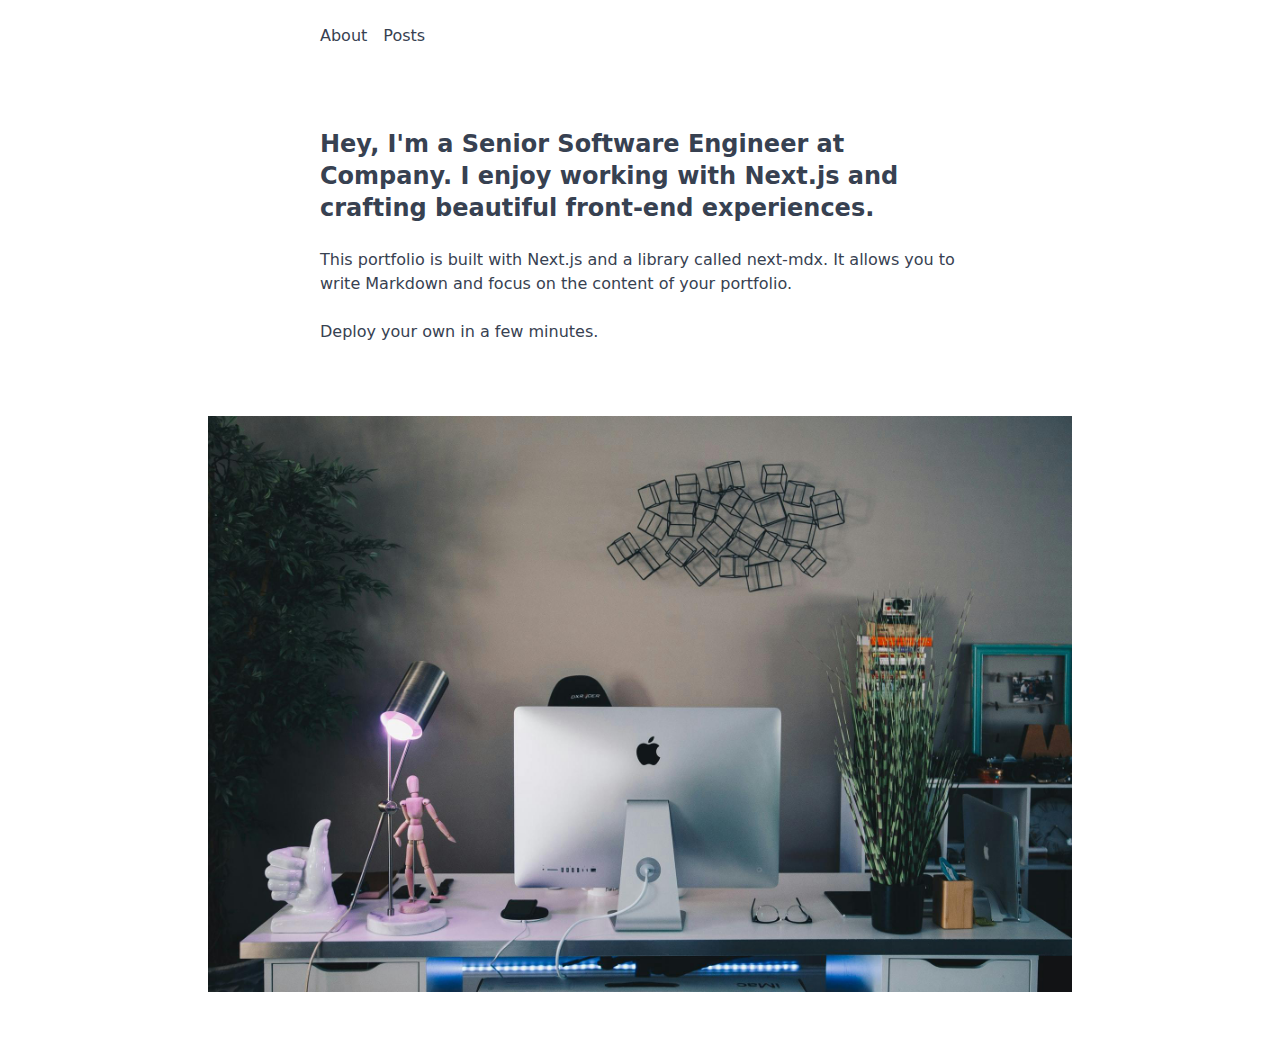
<file: index.html>
<html>

<head>
    <style>
        *{
            font-family: ui-sans-serif, system-ui, -apple-system, BlinkMacSystemFont, Segoe UI, Roboto, Helvetica Neue, Arial, Noto Sans, sans-serif, Apple Color Emoji, Segoe UI Emoji, Segoe UI Symbol, Noto Color Emoji;
        }
        .style-0 {
            cursor: auto;
            -webkit-font-smoothing: antialiased;
            color: rgb(55, 65, 81);
            background-color: rgb(255, 255, 255);
            margin: 0px;
            line-height: 24px;
            box-sizing: border-box;
            border: 0px solid rgb(229, 231, 235);
        }

        .style-1 {
            box-sizing: border-box;
            border: 0px solid rgb(229, 231, 235);
        }

        .style-2 {
            padding-top: 24px;
            padding-bottom: 24px;
            box-sizing: border-box;
            border: 0px solid rgb(229, 231, 235);
        }

        .style-3 {
            max-width: 672px;
            padding-left: 16px;
            padding-right: 16px;
            margin: auto;
            width: 100%;
            box-sizing: border-box;
            border: 0px solid rgb(229, 231, 235);
        }

        .style-4 {
            display: flex;
            box-sizing: border-box;
            border: 0px solid rgb(229, 231, 235);
        }

        .style-5 {
            color: rgb(55, 65, 81);
            text-decoration: none solid rgb(55, 65, 81);
            box-sizing: border-box;
            border: 0px solid rgb(229, 231, 235);
        }

        .style-6 {
            margin-right: 0px;
            margin-left: 16px;
            color: rgb(55, 65, 81);
            text-decoration: none solid rgb(55, 65, 81);
            box-sizing: border-box;
            border: 0px solid rgb(229, 231, 235);
        }

        .style-7 {
            padding-top: 56px;
            padding-bottom: 56px;
            box-sizing: border-box;
            border: 0px solid rgb(229, 231, 235);
        }

        .style-8 {
            max-width: 672px;
            padding-left: 16px;
            padding-right: 16px;
            margin: auto;
            width: 100%;
            box-sizing: border-box;
            border: 0px solid rgb(229, 231, 235);
        }

        .style-9 {
            box-sizing: border-box;
            border: 0px solid rgb(229, 231, 235);
        }

        .style-10 {
            font-weight: 700;
            font-size: 24px;
            line-height: 32px;
            margin: 0px;
            box-sizing: border-box;
            border: 0px solid rgb(229, 231, 235);
        }

        .style-11 {
            margin-top: 24px;
            margin-bottom: 0px;
            box-sizing: border-box;
            border: 0px solid rgb(229, 231, 235);
        }

        .style-12 {
            margin-top: 24px;
            margin-bottom: 0px;
            box-sizing: border-box;
            border: 0px solid rgb(229, 231, 235);
        }

        .style-13 {
            max-width: 896px;
            padding-left: 16px;
            padding-right: 16px;
            margin-top: 80px;
            margin: auto;
            width: 100%;
            box-sizing: border-box;
            border: 0px solid rgb(229, 231, 235);
        }

        .style-14 {
            color: transparent;
            max-width: 100%;
            height: auto;
            display: block;
           
            box-sizing: border-box;
            border: 0px solid rgb(229, 231, 235);
        }

        .style-15 {
            box-sizing: border-box;
            border: 0px solid rgb(229, 231, 235);
        }

        .style-16 {
            border: 0px;
            clip: rect(0px, 0px, 0px, 0px);
            height: 1px;
            margin: -1px;
            overflow: hidden;
            padding: 0px;
            position: absolute;
            width: 1px;
            white-space: nowrap;
            overflow-wrap: normal;
            clip: rect(0px, 0px, 0px, 0px);
            height: 1px;
            margin: -1px;
            overflow: hidden;
            padding: 0px;
            position: absolute;
            width: 1px;
            white-space: nowrap;
            overflow-wrap: normal;
            box-sizing: border-box;
        } 
    </style>
</head>

<body class="style-0" data-new-gr-c-s-check-loaded="14.1190.0" data-gr-ext-installed="">
    <div class="style-1">
        <header class="style-2">
            <div class="style-3">
                <nav class="style-4"><a href="index.html" class="style-5">About</a><a href="index1.html" class="style-6">Posts</a></nav>
            </div>
        </header>
        <main class="style-7">
            <div class="style-8">
                <div class="style-9">
                    <h1 class="style-10">Hey, I'm a Senior Software Engineer at Company. I enjoy working with Next.js and crafting beautiful front-end experiences.</h1>
                    <p class="style-11">This portfolio is built with Next.js and a library called next-mdx. It allows you to write Markdown and focus on the content of your portfolio.</p>
                    <p class="style-12">Deploy your own in a few minutes.</p>
                </div>
                <br>
                <br>
                <br>
            </div>
            <div class="style-13"><img alt="my desk" src="desk.jpg" width="960" height="640" decoding="async" data-nimg="1" loading="lazy" class="style-14" /></div>
        </main>
    </div>
    <next-route-announcer class="style-15">
        <p aria-live="assertive" role="alert" class="style-16">My awesome blog</p>
    </next-route-announcer>
</body>

</html>
</file>
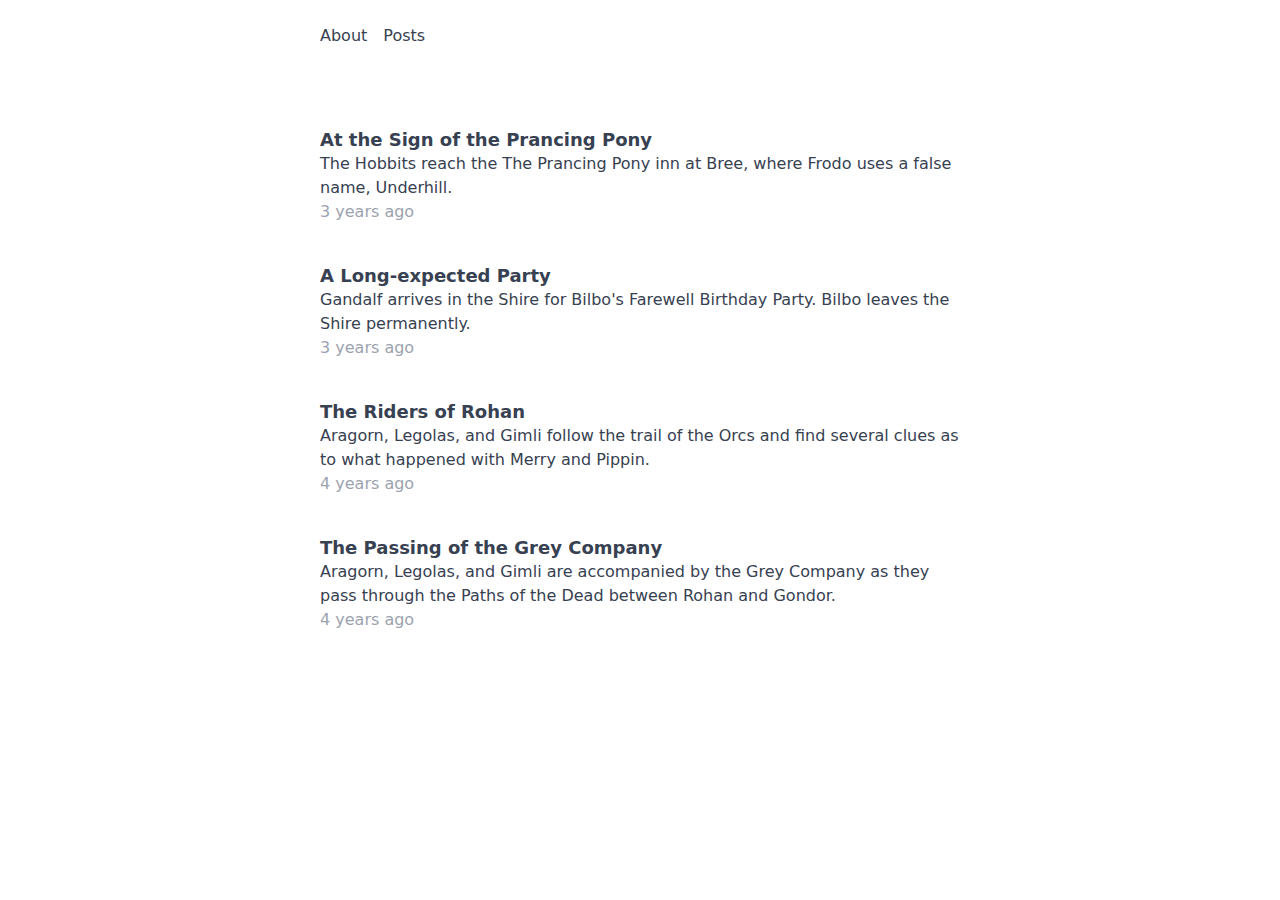
<file: index1.html>
<html>

<head>
    <style>
        *{
            font-family: ui-sans-serif, system-ui, -apple-system, BlinkMacSystemFont, Segoe UI, Roboto, Helvetica Neue, Arial, Noto Sans, sans-serif, Apple Color Emoji, Segoe UI Emoji, Segoe UI Symbol, Noto Color Emoji;
        }
        .style-0 {
            cursor: auto;
            -webkit-font-smoothing: antialiased;
            color: rgb(55, 65, 81);
            background-color: rgb(255, 255, 255);
            margin: 0px;
            line-height: 24px;
            box-sizing: border-box;
            border: 0px solid rgb(229, 231, 235);
        }

        .style-1 {
            box-sizing: border-box;
            border: 0px solid rgb(229, 231, 235);
        }

        .style-2 {
            padding-top: 24px;
            padding-bottom: 24px;
            box-sizing: border-box;
            border: 0px solid rgb(229, 231, 235);
        }

        .style-3 {
            max-width: 672px;
            padding-left: 16px;
            padding-right: 16px;
            margin: auto;
            width: 100%;
            box-sizing: border-box;
            border: 0px solid rgb(229, 231, 235);
        }

        .style-4 {
            display: flex;
            box-sizing: border-box;
            border: 0px solid rgb(229, 231, 235);
        }

        .style-5 {
            color: rgb(55, 65, 81);
            text-decoration: none solid rgb(55, 65, 81);
            box-sizing: border-box;
            border: 0px solid rgb(229, 231, 235);
        }

        .style-6 {
            margin-right: 0px;
            margin-left: 16px;
            color: rgb(55, 65, 81);
            text-decoration: none solid rgb(55, 65, 81);
            box-sizing: border-box;
            border: 0px solid rgb(229, 231, 235);
        }

        .style-7 {
            padding-top: 56px;
            padding-bottom: 56px;
            box-sizing: border-box;
            border: 0px solid rgb(229, 231, 235);
        }

        .style-8 {
            max-width: 672px;
            padding-left: 16px;
            padding-right: 16px;
            margin: auto;
            width: 100%;
            box-sizing: border-box;
            border: 0px solid rgb(229, 231, 235);
        }

        .style-9 {
            margin-bottom: 40px;
            box-sizing: border-box;
            border: 0px solid rgb(229, 231, 235);
        }

        .style-10 {
            line-height: 24px;
            font-weight: 700;
            font-size: 18px;
            color: rgb(55, 65, 81);
            text-decoration: none solid rgb(55, 65, 81);
            box-sizing: border-box;
            border: 0px solid rgb(229, 231, 235);
        }

        .style-11 {
            margin: 0px;
            box-sizing: border-box;
            border: 0px solid rgb(229, 231, 235);
        }

        .style-12 {
            color: rgb(156, 163, 175);
            box-sizing: border-box;
            border: 0px solid rgb(229, 231, 235);
        }

        .style-13 {
            box-sizing: border-box;
            border: 0px solid rgb(229, 231, 235);
        }

        .style-14 {
            margin-bottom: 40px;
            box-sizing: border-box;
            border: 0px solid rgb(229, 231, 235);
        }

        .style-15 {
            line-height: 24px;
            font-weight: 700;
            font-size: 18px;
            color: rgb(55, 65, 81);
            text-decoration: none solid rgb(55, 65, 81);
            box-sizing: border-box;
            border: 0px solid rgb(229, 231, 235);
        }

        .style-16 {
            margin: 0px;
            box-sizing: border-box;
            border: 0px solid rgb(229, 231, 235);
        }

        .style-17 {
            color: rgb(156, 163, 175);
            box-sizing: border-box;
            border: 0px solid rgb(229, 231, 235);
        }

        .style-18 {
            box-sizing: border-box;
            border: 0px solid rgb(229, 231, 235);
        }

        .style-19 {
            margin-bottom: 40px;
            box-sizing: border-box;
            border: 0px solid rgb(229, 231, 235);
        }

        .style-20 {
            line-height: 24px;
            font-weight: 700;
            font-size: 18px;
            color: rgb(55, 65, 81);
            text-decoration: none solid rgb(55, 65, 81);
            box-sizing: border-box;
            border: 0px solid rgb(229, 231, 235);
        }

        .style-21 {
            margin: 0px;
            box-sizing: border-box;
            border: 0px solid rgb(229, 231, 235);
        }

        .style-22 {
            color: rgb(156, 163, 175);
            box-sizing: border-box;
            border: 0px solid rgb(229, 231, 235);
        }

        .style-23 {
            box-sizing: border-box;
            border: 0px solid rgb(229, 231, 235);
        }

        .style-24 {
            margin-bottom: 40px;
            box-sizing: border-box;
            border: 0px solid rgb(229, 231, 235);
        }

        .style-25 {
            line-height: 24px;
            font-weight: 700;
            font-size: 18px;
            color: rgb(55, 65, 81);
            text-decoration: none solid rgb(55, 65, 81);
            box-sizing: border-box;
            border: 0px solid rgb(229, 231, 235);
        }

        .style-26 {
            margin: 0px;
            box-sizing: border-box;
            border: 0px solid rgb(229, 231, 235);
        }

        .style-27 {
            color: rgb(156, 163, 175);
            box-sizing: border-box;
            border: 0px solid rgb(229, 231, 235);
        }

        .style-28 {
            box-sizing: border-box;
            border: 0px solid rgb(229, 231, 235);
        }

        .style-29 {
            box-sizing: border-box;
            border: 0px solid rgb(229, 231, 235);
        }

        .style-30 {
            border: 0px;
            clip: rect(0px, 0px, 0px, 0px);
            height: 1px;
            margin: -1px;
            overflow: hidden;
            padding: 0px;
            position: absolute;
            width: 1px;
            white-space: nowrap;
            overflow-wrap: normal;
            clip: rect(0px, 0px, 0px, 0px);
            height: 1px;
            margin: -1px;
            overflow: hidden;
            padding: 0px;
            position: absolute;
            width: 1px;
            white-space: nowrap;
            overflow-wrap: normal;
            box-sizing: border-box;
        }
    </style>
</head>

<body class="style-0" data-new-gr-c-s-check-loaded="14.1190.0" data-gr-ext-installed="">
    <div class="style-1">
        <header class="style-2">
            <div class="style-3">
                <nav class="style-4"><a href="index.html" class="style-5">About</a><a href="index1.html" class="style-6">Posts</a></nav>
            </div>
        </header>
        <main class="style-7">
            <div class="style-8">
                <article class="style-9"><a class="style-10" href="index2.html">At the Sign of the Prancing Pony</a>
                    <p class="style-11">The Hobbits reach the The Prancing Pony inn at Bree, where Frodo uses a false name, Underhill.</p>
                    <div class="style-12"><time class="style-13">3 years ago</time></div>
                </article>
                <article class="style-14"><a class="style-15" href="index2.html">A Long-expected Party</a>
                    <p class="style-16">Gandalf arrives in the Shire for Bilbo's Farewell Birthday Party. Bilbo leaves the Shire permanently.</p>
                    <div class="style-17"><time class="style-18">3 years ago</time></div>
                </article>
                <article class="style-19"><a class="style-20" href="index2.html">The Riders of Rohan</a>
                    <p class="style-21">Aragorn, Legolas, and Gimli follow the trail of the Orcs and find several clues as to what happened with Merry and Pippin.</p>
                    <div class="style-22"><time class="style-23">4 years ago</time></div>
                </article>
                <article class="style-24"><a class="style-25" href="index2.html">The Passing of the Grey Company</a>
                    <p class="style-26">Aragorn, Legolas, and Gimli are accompanied by the Grey Company as they pass through the Paths of the Dead between Rohan and Gondor.</p>
                    <div class="style-27"><time class="style-28">4 years ago</time></div>
                </article>
            </div>
        </main>
    </div>
    <next-route-announcer class="style-29">
        <p aria-live="assertive" role="alert" class="style-30">My awesome blog</p>
    </next-route-announcer>
</body>

</html>
</file>
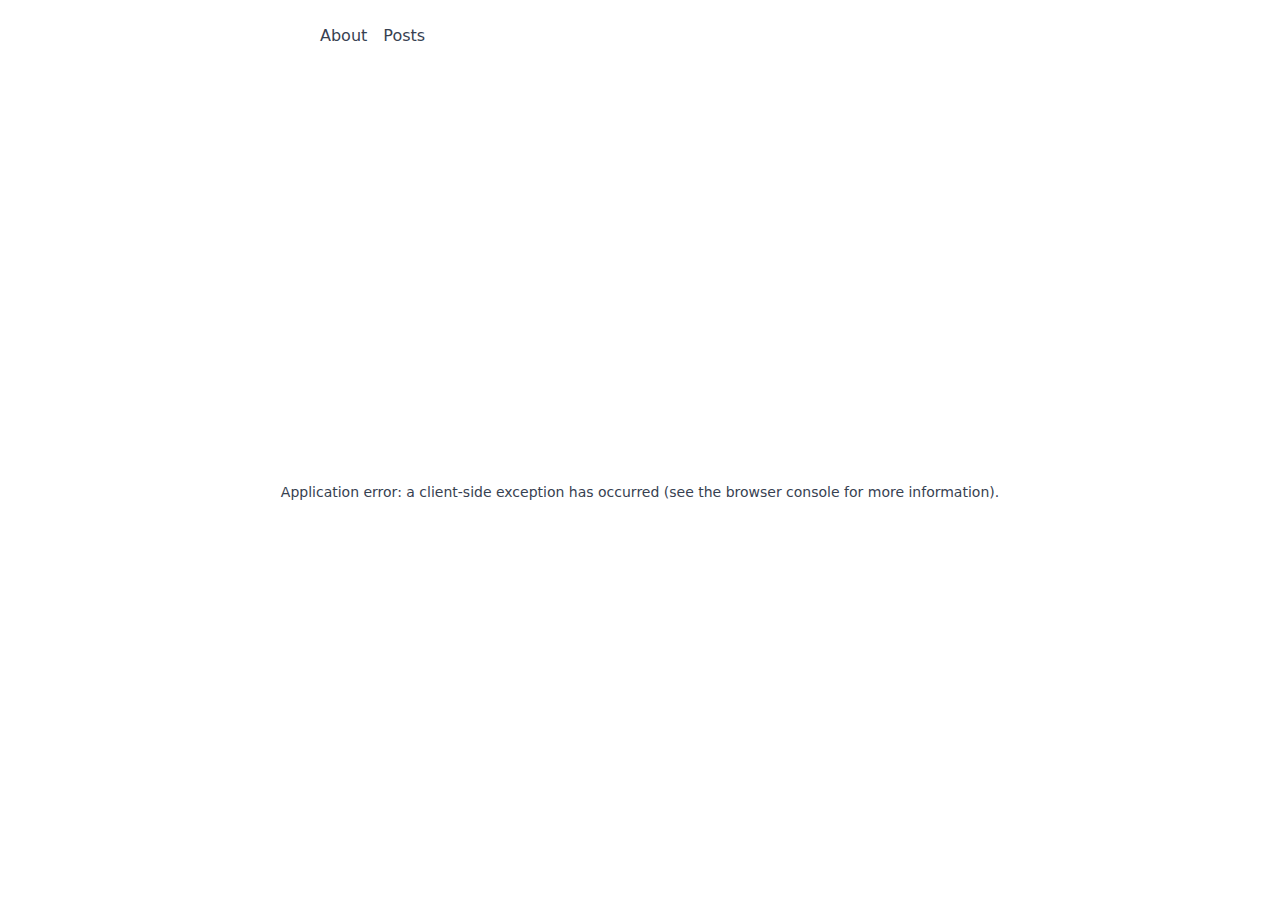
<file: index2.html>
<html>

<head>
    <style>
        *{
            font-family: ui-sans-serif, system-ui, -apple-system, BlinkMacSystemFont, Segoe UI, Roboto, Helvetica Neue, Arial, Noto Sans, sans-serif, Apple Color Emoji, Segoe UI Emoji, Segoe UI Symbol, Noto Color Emoji;
        }
        .style-0 {
            cursor: auto;
            color: rgb(55, 65, 81);
            background: rgb(255, 255, 255) none repeat scroll 0% 0% / auto padding-box border-box;
            margin: 0px;
            -webkit-font-smoothing: antialiased;
            background-color: rgb(255, 255, 255);
            line-height: 24px;
            box-sizing: border-box;
            border: 0px solid rgb(229, 231, 235);
        }

        .style-1 {
            box-sizing: border-box;
            border: 0px solid rgb(229, 231, 235);
        }

        .style-2 {
            padding-top: 24px;
            padding-bottom: 24px;
            box-sizing: border-box;
            border: 0px solid rgb(229, 231, 235);
        }

        .style-3 {
            max-width: 672px;
            padding-left: 16px;
            padding-right: 16px;
            margin: auto;
            width: 100%;
            box-sizing: border-box;
            border: 0px solid rgb(229, 231, 235);
        }

        .style-4 {
            display: flex;
            box-sizing: border-box;
            border: 0px solid rgb(229, 231, 235);
        }

        .style-5 {
            color: rgb(55, 65, 81);
            text-decoration: none solid rgb(55, 65, 81);
            box-sizing: border-box;
            border: 0px solid rgb(229, 231, 235);
        }

        .style-6 {
            margin-right: 0px;
            margin-left: 16px;
            color: rgb(55, 65, 81);
            text-decoration: none solid rgb(55, 65, 81);
            box-sizing: border-box;
            border: 0px solid rgb(229, 231, 235);
        }

        .style-7 {
            padding-top: 56px;
            padding-bottom: 56px;
            box-sizing: border-box;
            border: 0px solid rgb(229, 231, 235);
        }

        .style-8 {
            font-family: -apple-system, BlinkMacSystemFont, Roboto, quot;
           
            height: 100vh;
            text-align: center;
            display: flex;
            flex-direction: column;
            align-items: center;
            justify-content: center;
            height: 729.6px;
            text-align: center;
            display: flex;
            flex-direction: column;
            align-items: center;
            justify-content: center;
            box-sizing: border-box;
            border: 0px solid rgb(229, 231, 235);
        }

        .style-9 {
            box-sizing: border-box;
            border: 0px solid rgb(229, 231, 235);
        }

        .style-10 {
            display: inline-block;
            text-align: left;
            line-height: 49px;
            height: 49px;
            vertical-align: middle;
            text-align: left;
            line-height: 49px;
            height: 49px;
            vertical-align: middle;
            box-sizing: border-box;
            border: 0px solid rgb(229, 231, 235);
        }

        .style-11 {
            font-size: 14px;
            font-weight: normal;
            line-height: 49px;
            margin: 0px;
            padding: 0px;
            font-weight: 400;
            line-height: 49px;
            margin: 0px;
            padding: 0px;
            box-sizing: border-box;
            border: 0px solid rgb(229, 231, 235);
        }

        .style-12 {
            box-sizing: border-box;
            border: 0px solid rgb(229, 231, 235);
        }

        .style-13 {
            border: 0px;
            clip: rect(0px, 0px, 0px, 0px);
            height: 1px;
            margin: -1px;
            overflow: hidden;
            padding: 0px;
            position: absolute;
            width: 1px;
            white-space: nowrap;
            overflow-wrap: normal;
            clip: rect(0px, 0px, 0px, 0px);
            height: 1px;
            margin: -1px;
            overflow: hidden;
            padding: 0px;
            position: absolute;
            width: 1px;
            white-space: nowrap;
            overflow-wrap: normal;
            box-sizing: border-box;
        }
    </style>
</head>

<body class="style-0" data-new-gr-c-s-check-loaded="14.1190.0" data-gr-ext-installed="">
    <div class="style-1">
        <header class="style-2">
            <div class="style-3">
                <nav class="style-4"><a href="index.html" class="style-5">About</a><a href="index1.html" class="style-6">Posts</a></nav>
            </div>
        </header>
        <main class="style-7">
            <div class="style-8">
                <div class="style-9">
                    <div class="style-10">
                        <h2 class="style-11">Application error: a client-side exception has occurred (see the browser console for more information).</h2>
                    </div>
                </div>
            </div>
        </main>
    </div>
    <next-route-announcer class="style-12">
        <p aria-live="assertive" role="alert" class="style-13"></p>
    </next-route-announcer>
</body>

</html>
</file>
